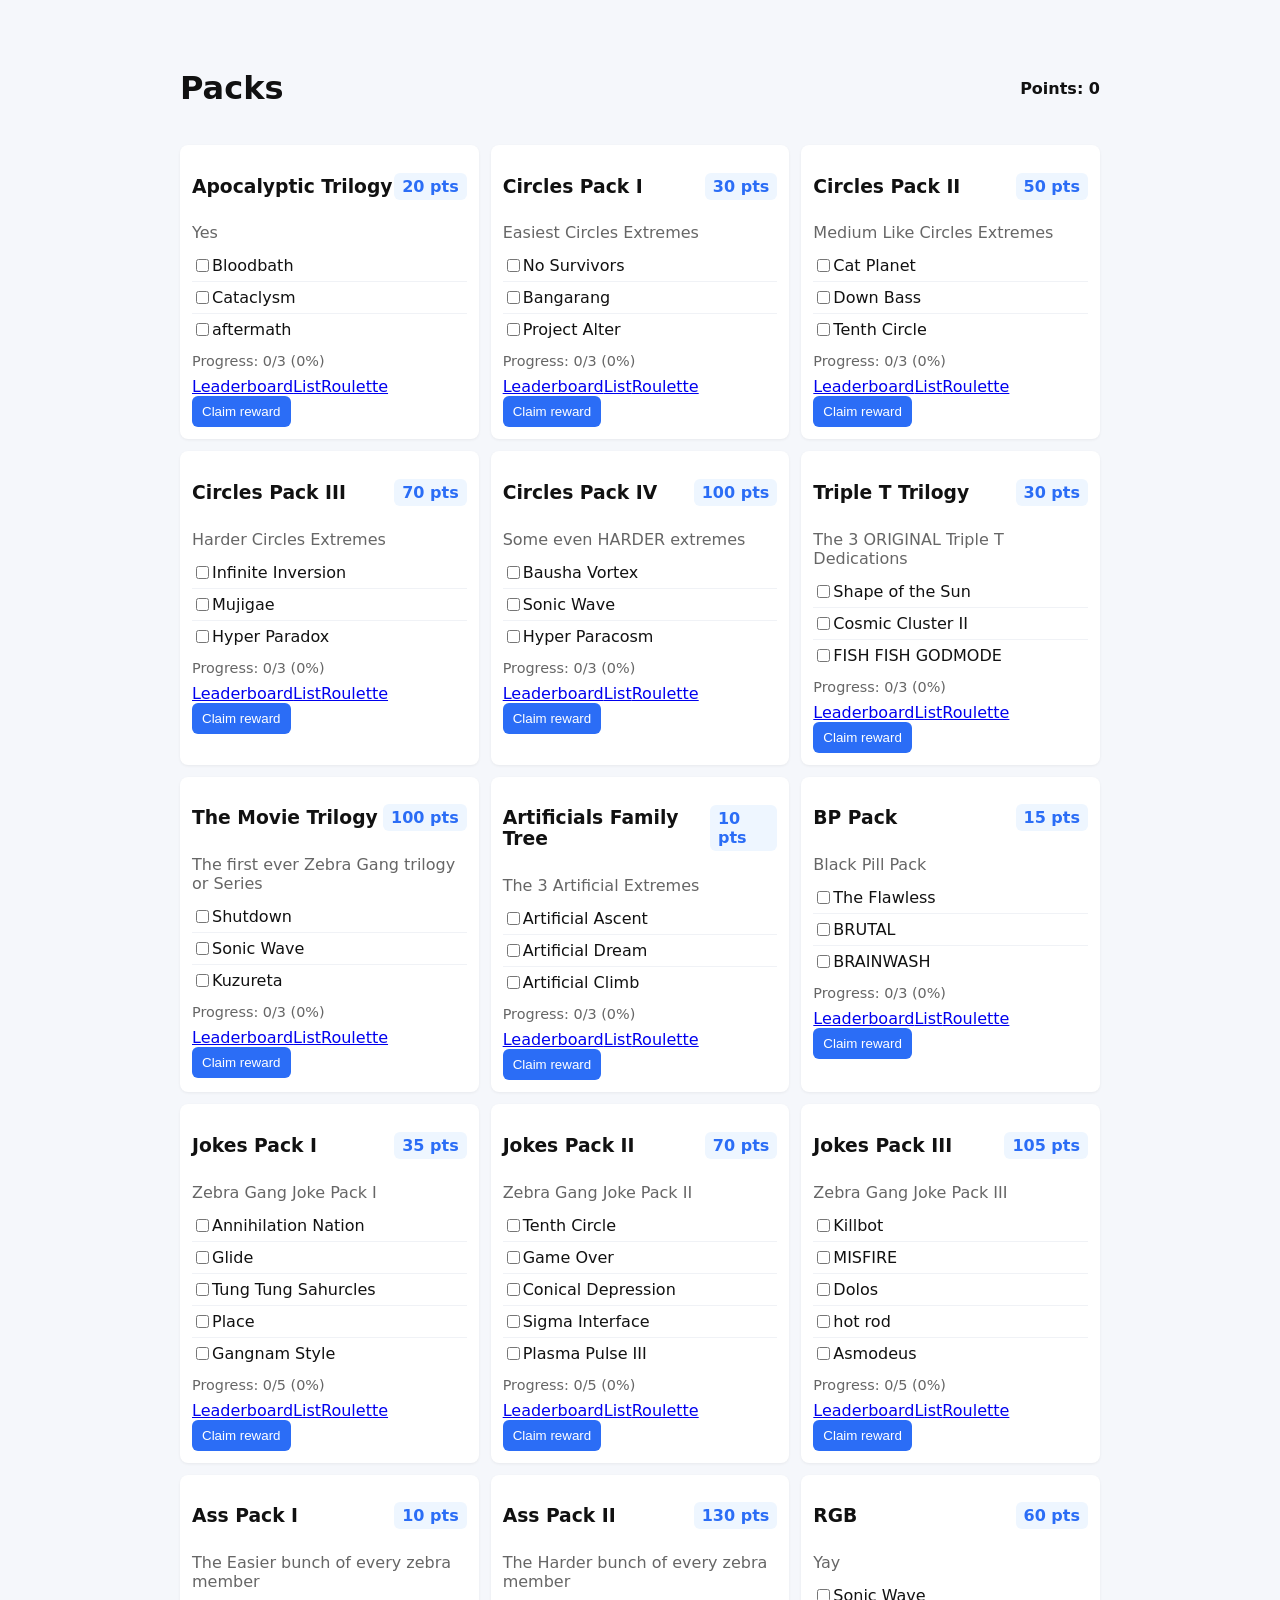
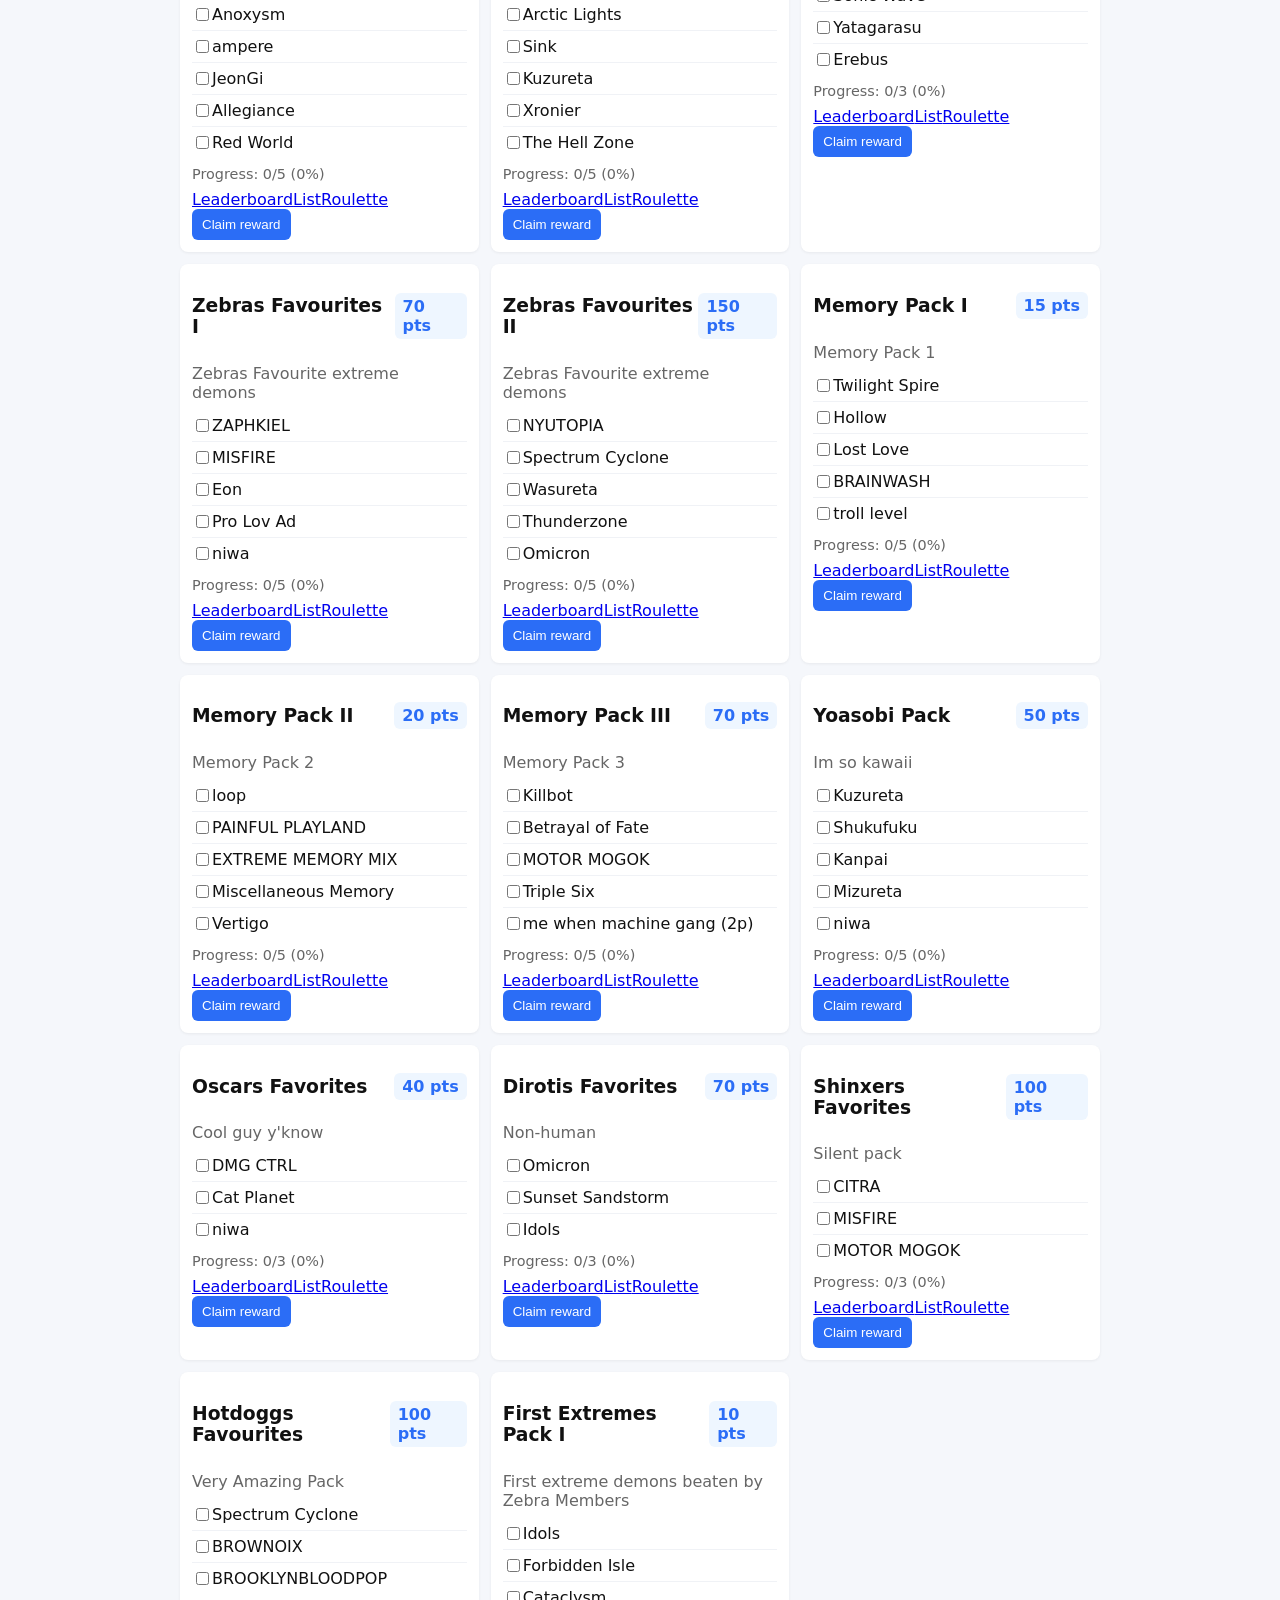
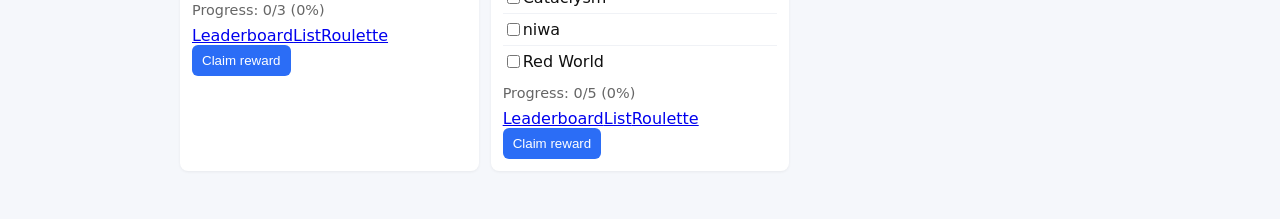
<file: public/packs.html>
<!doctype html>
<html>
<head>
  <meta charset="utf-8" />
  <meta name="viewport" content="width=device-width,initial-scale=1" />
  <title>Packs — Zebra Gang List </title>
  <link rel="stylesheet" href="/public/css/packs.css" />
</head>
<body>
  <main class="container">
    <header>
      <h1>Packs</h1>
      <div id="points" class="points">Points: <span id="points-count">0</span></div>
    </header>

    <section id="packs-container" class="packs"></section>
  </main>

  <script src="/public/js/packs.js"></script>
</body>
</html>
</file>
<file: public/css/packs.css>
:root{--card-bg:#fff;--accent:#2b6df6;--muted:#666}
body{font-family:Inter,system-ui,Segoe UI,Roboto,Arial;margin:0;background:#f5f7fb;color:#111}
.container{max-width:920px;margin:36px auto;padding:12px}
header{display:flex;align-items:center;justify-content:space-between;margin-bottom:16px}
.points{font-weight:600}
.packs{display:grid;grid-template-columns:repeat(auto-fit,minmax(260px,1fr));gap:12px}
.pack-card{background:var(--card-bg);border-radius:8px;padding:12px;box-shadow:0 1px 3px rgba(0,0,0,0.06)}
.pack-header{display:flex;justify-content:space-between;align-items:center}
.pack-desc{color:var(--muted);margin:8px 0}
.levels{list-style:none;padding:0;margin:0 0 8px 0}
.levels li{display:flex;align-items:center;padding:6px 0;border-top:1px solid #f0f2f6}
.levels li:first-child{border-top:0}
.pack-progress{font-size:0.9rem;color:var(--muted);margin-bottom:8px}
.claim-btn{background:var(--accent);color:#fff;border:0;padding:8px 10px;border-radius:6px;cursor:pointer}
.claimed{opacity:0.6}
.reward{background:#eef6ff;color:var(--accent);padding:4px 8px;border-radius:6px;font-weight:600}
</file>
